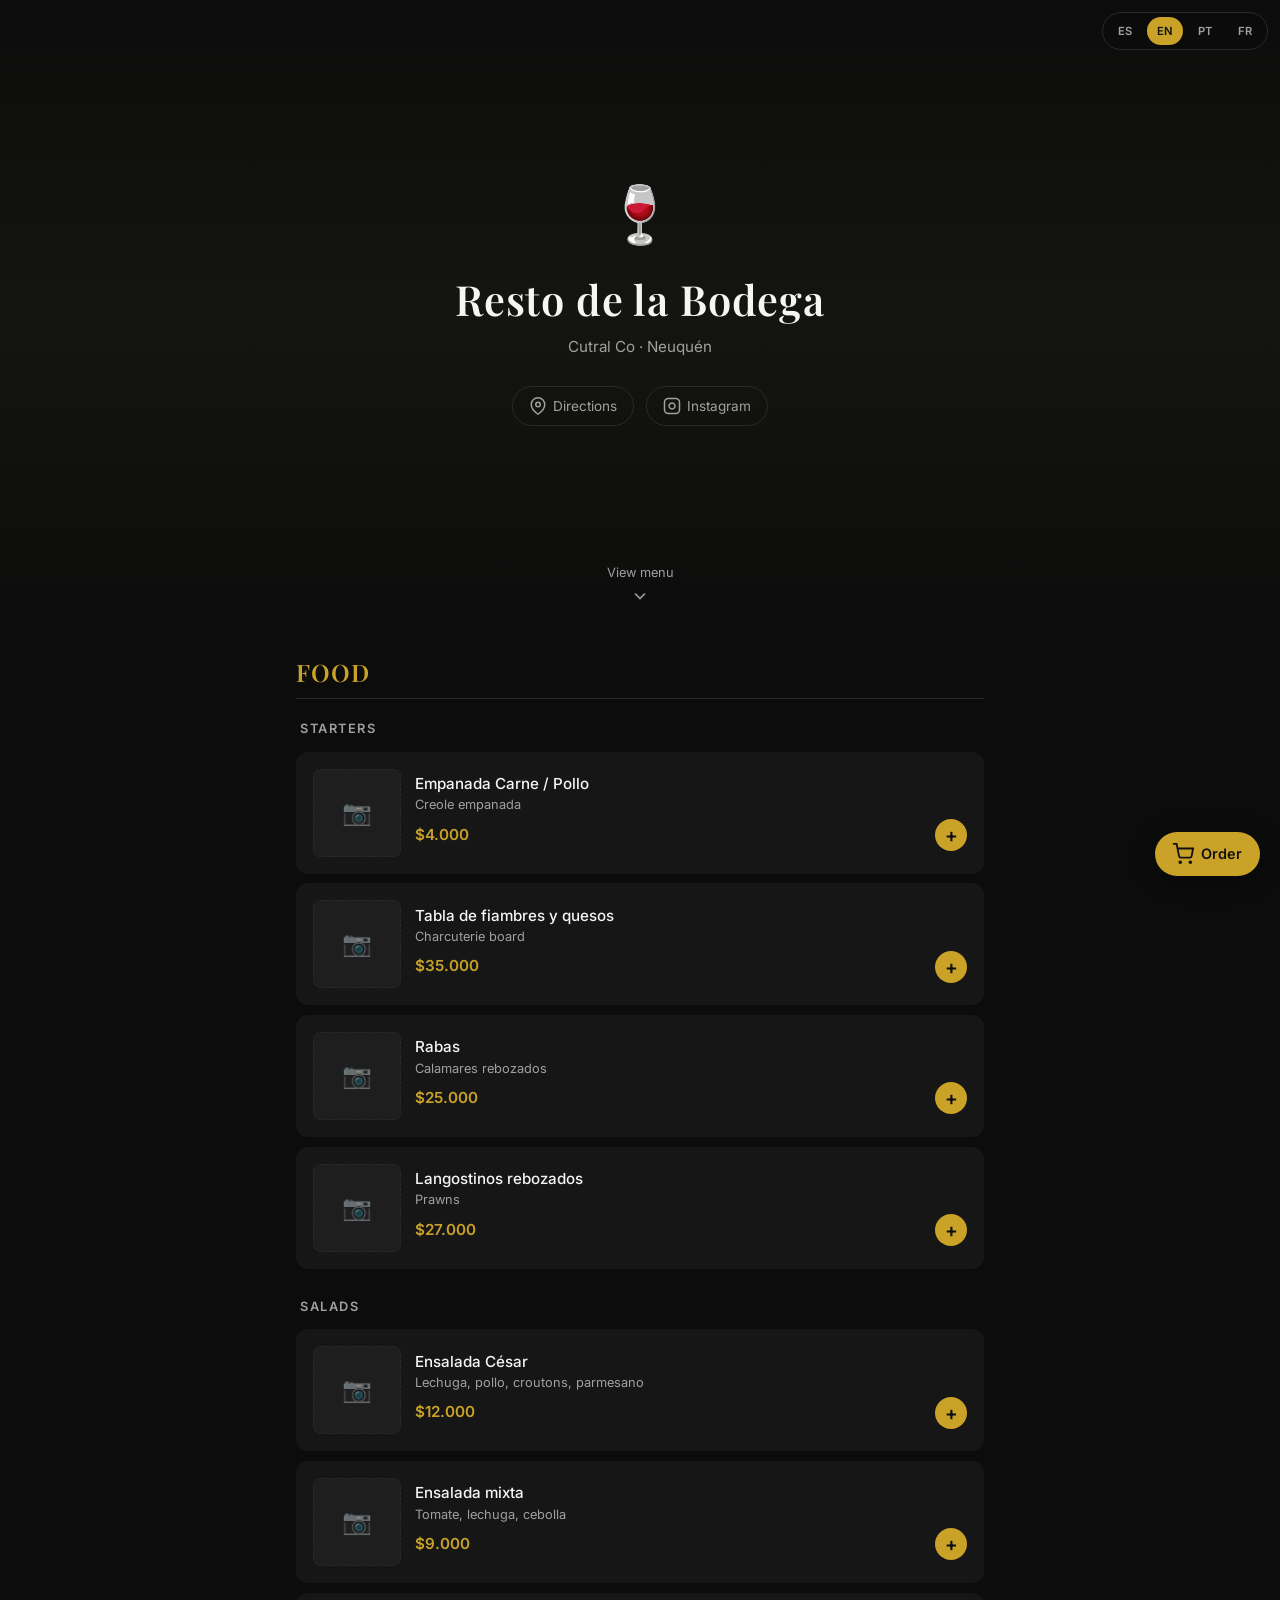
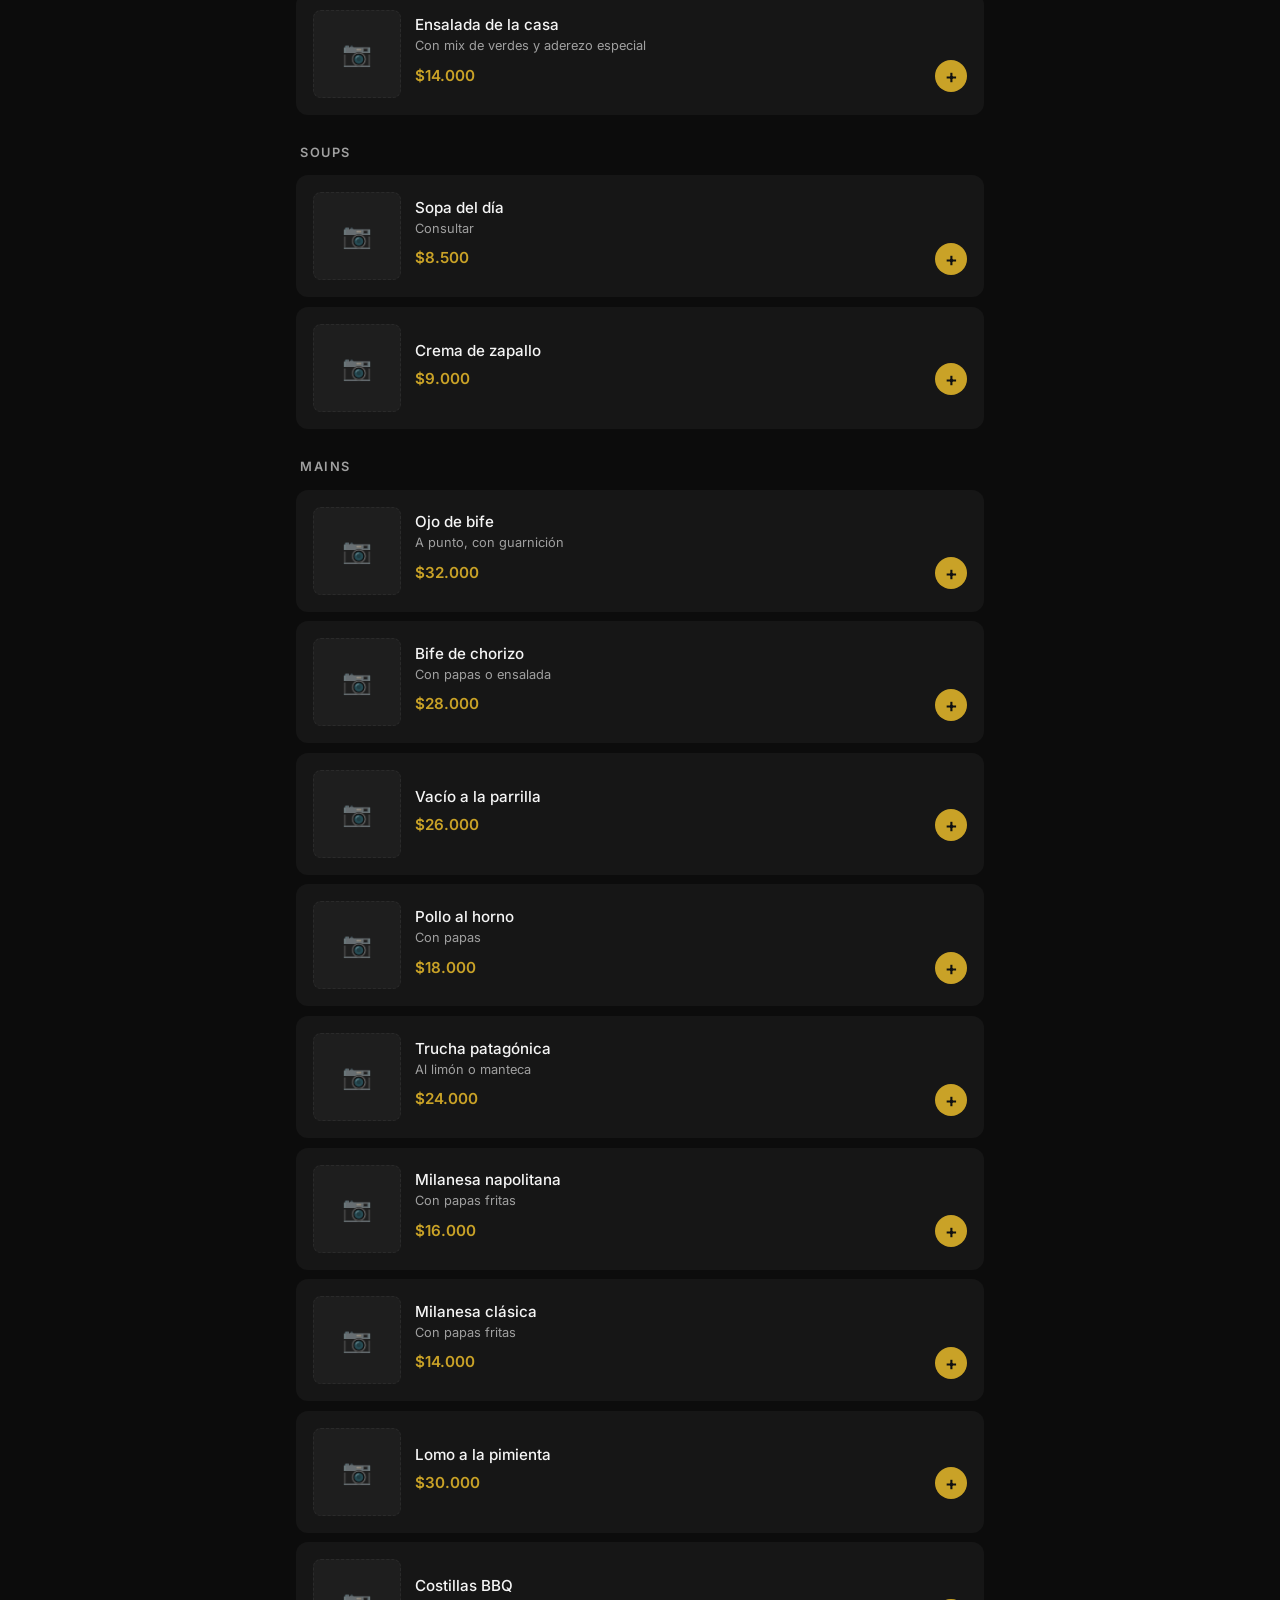
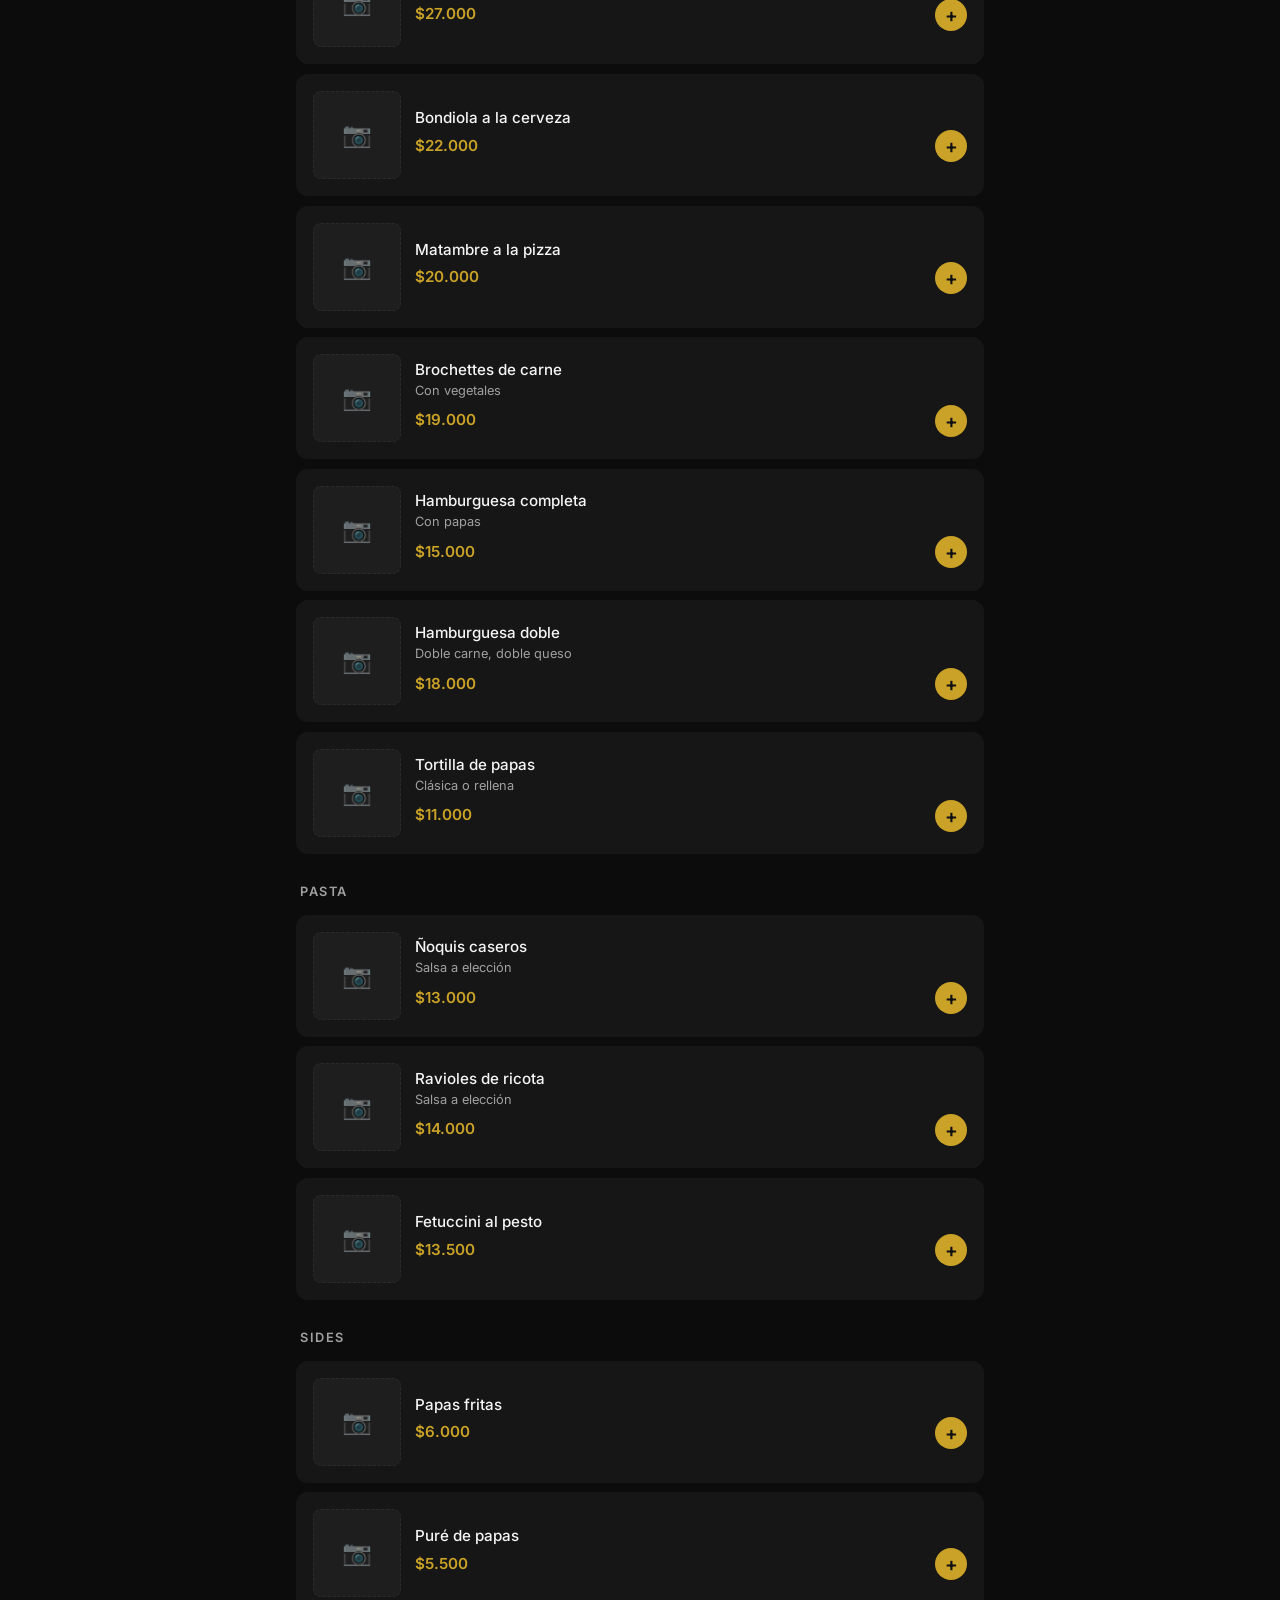
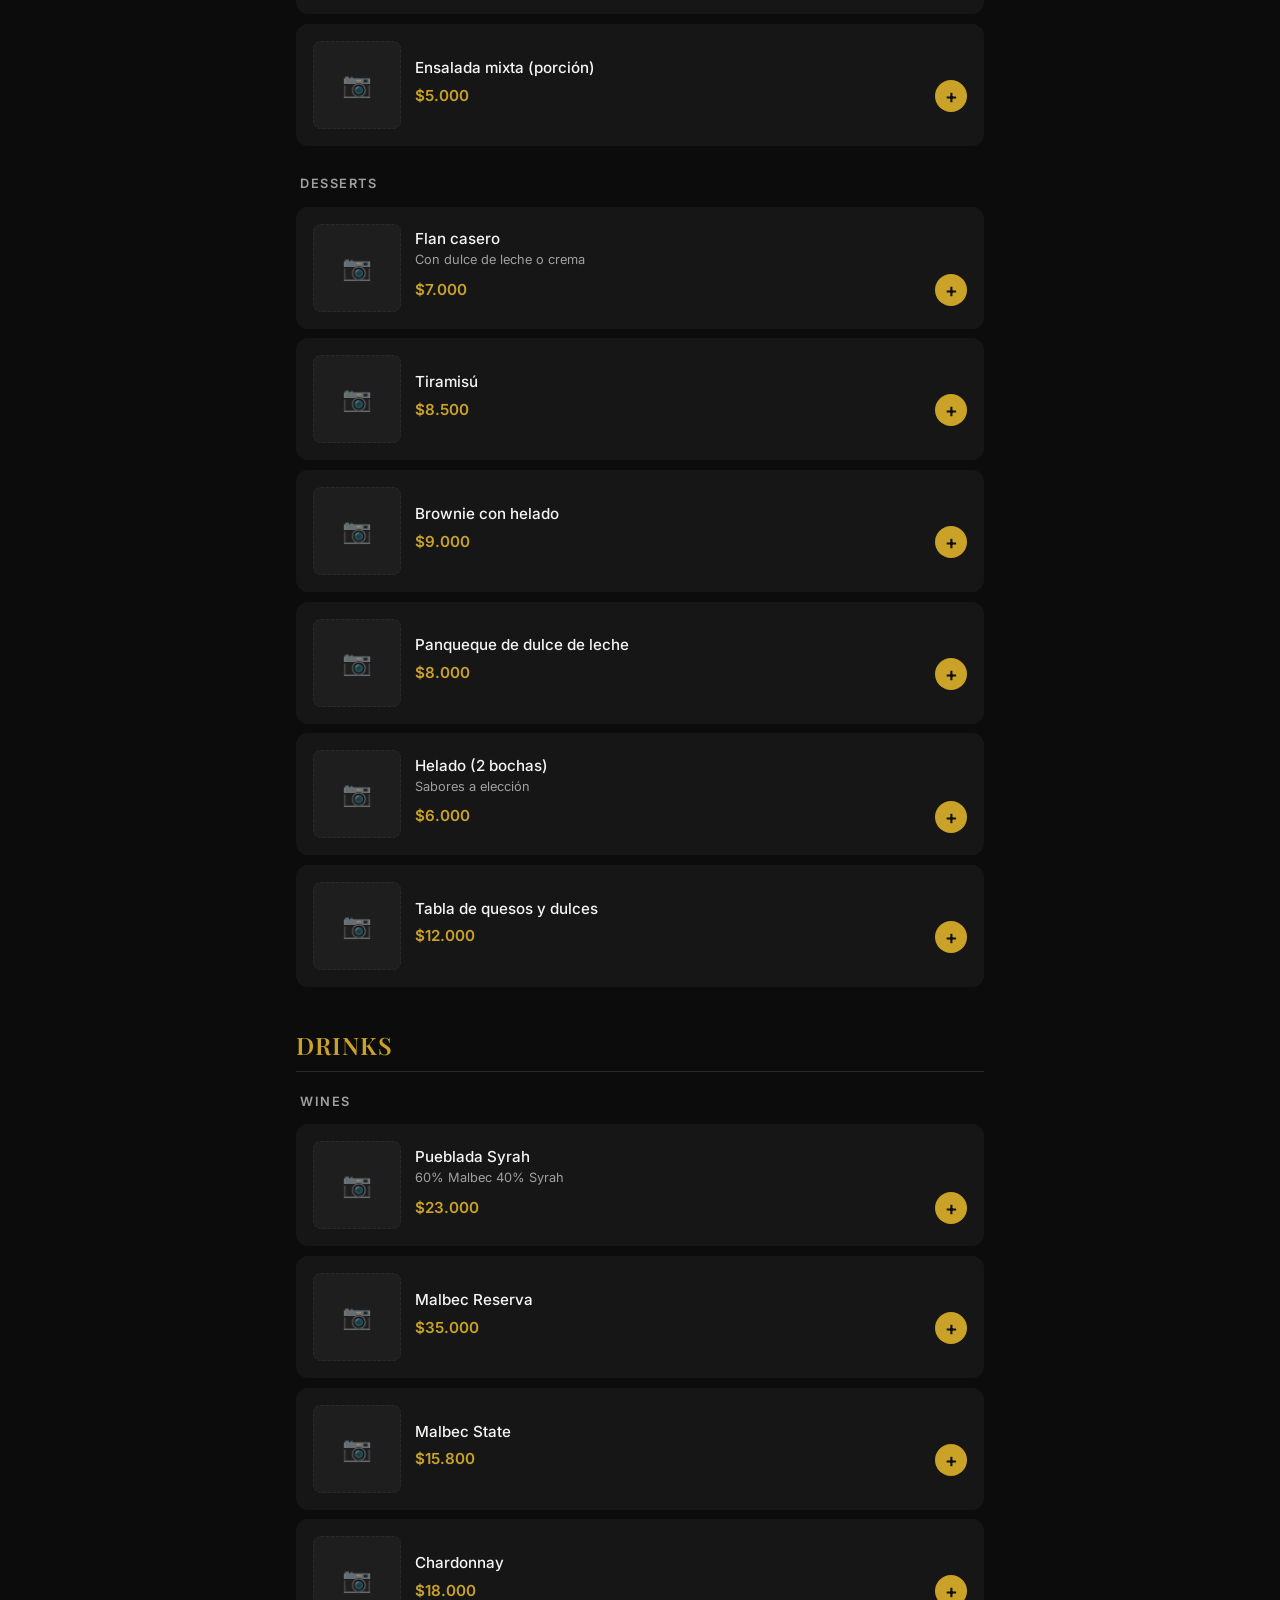
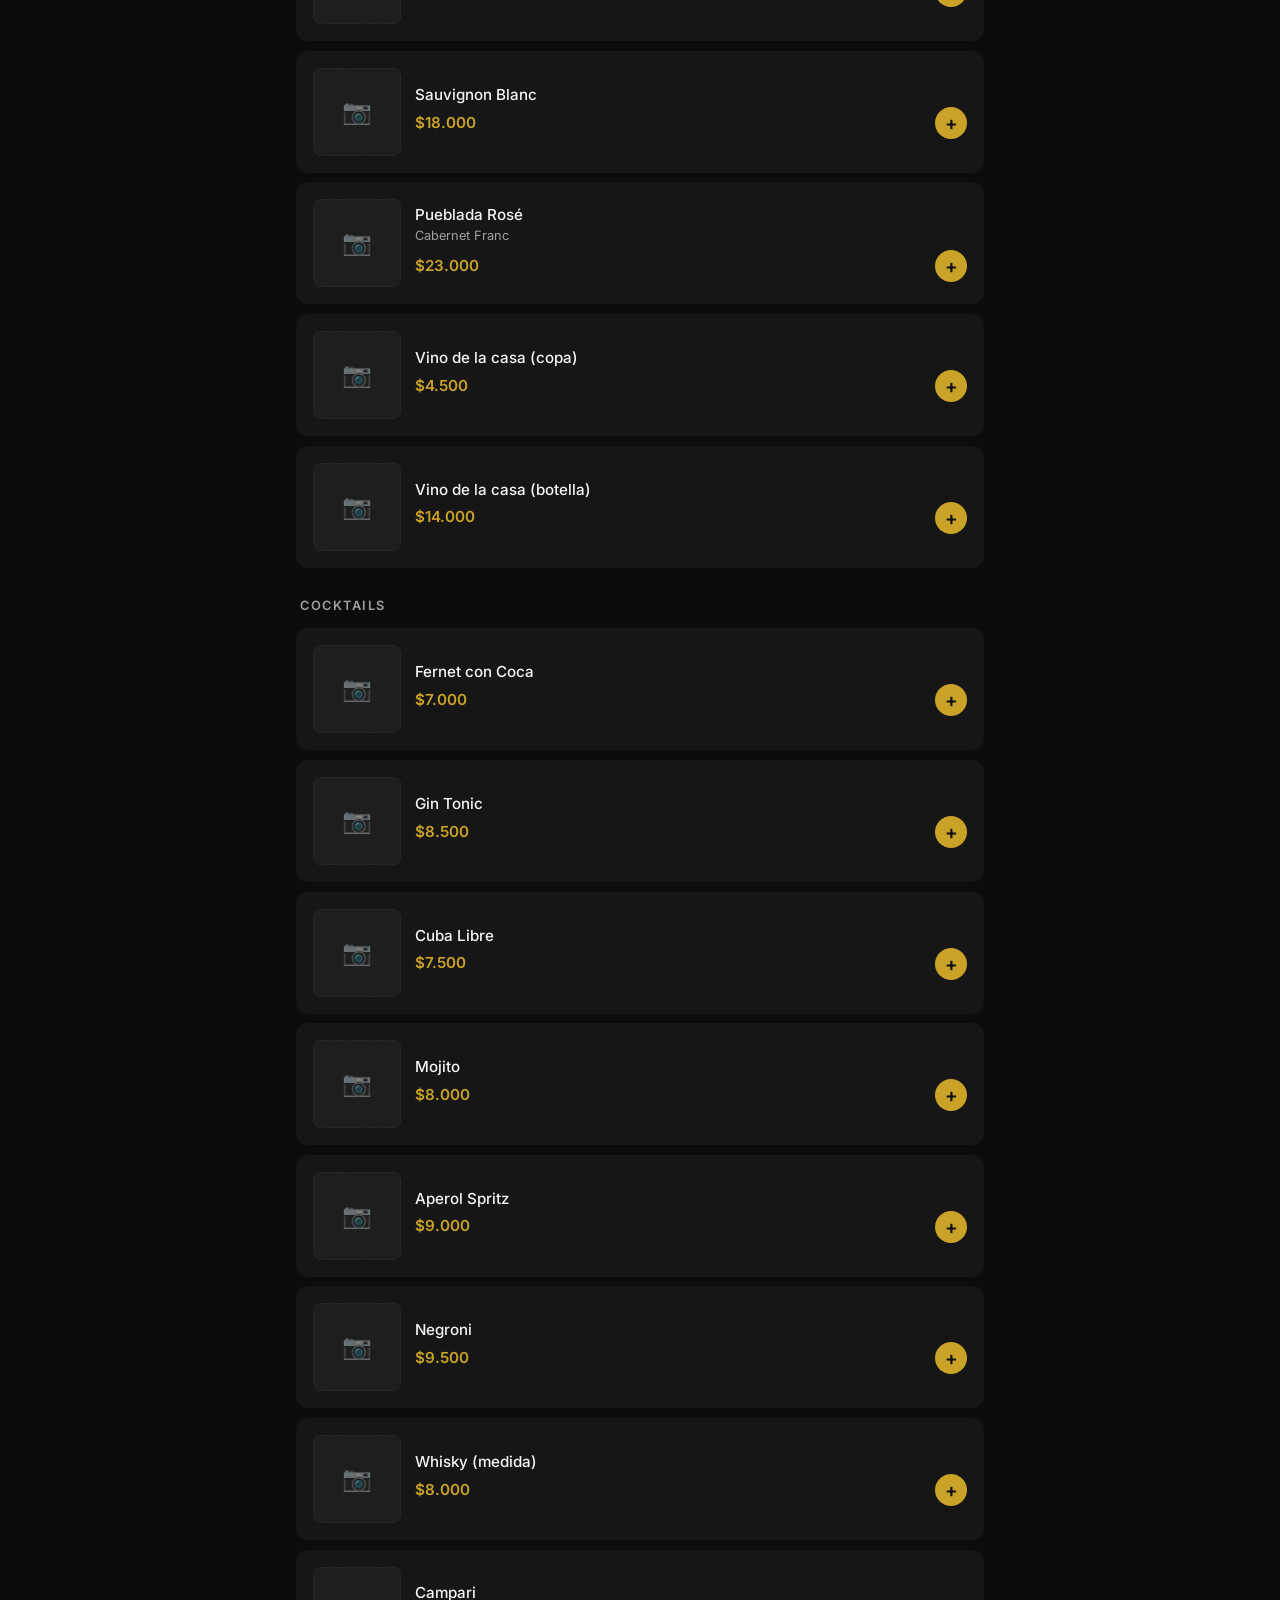
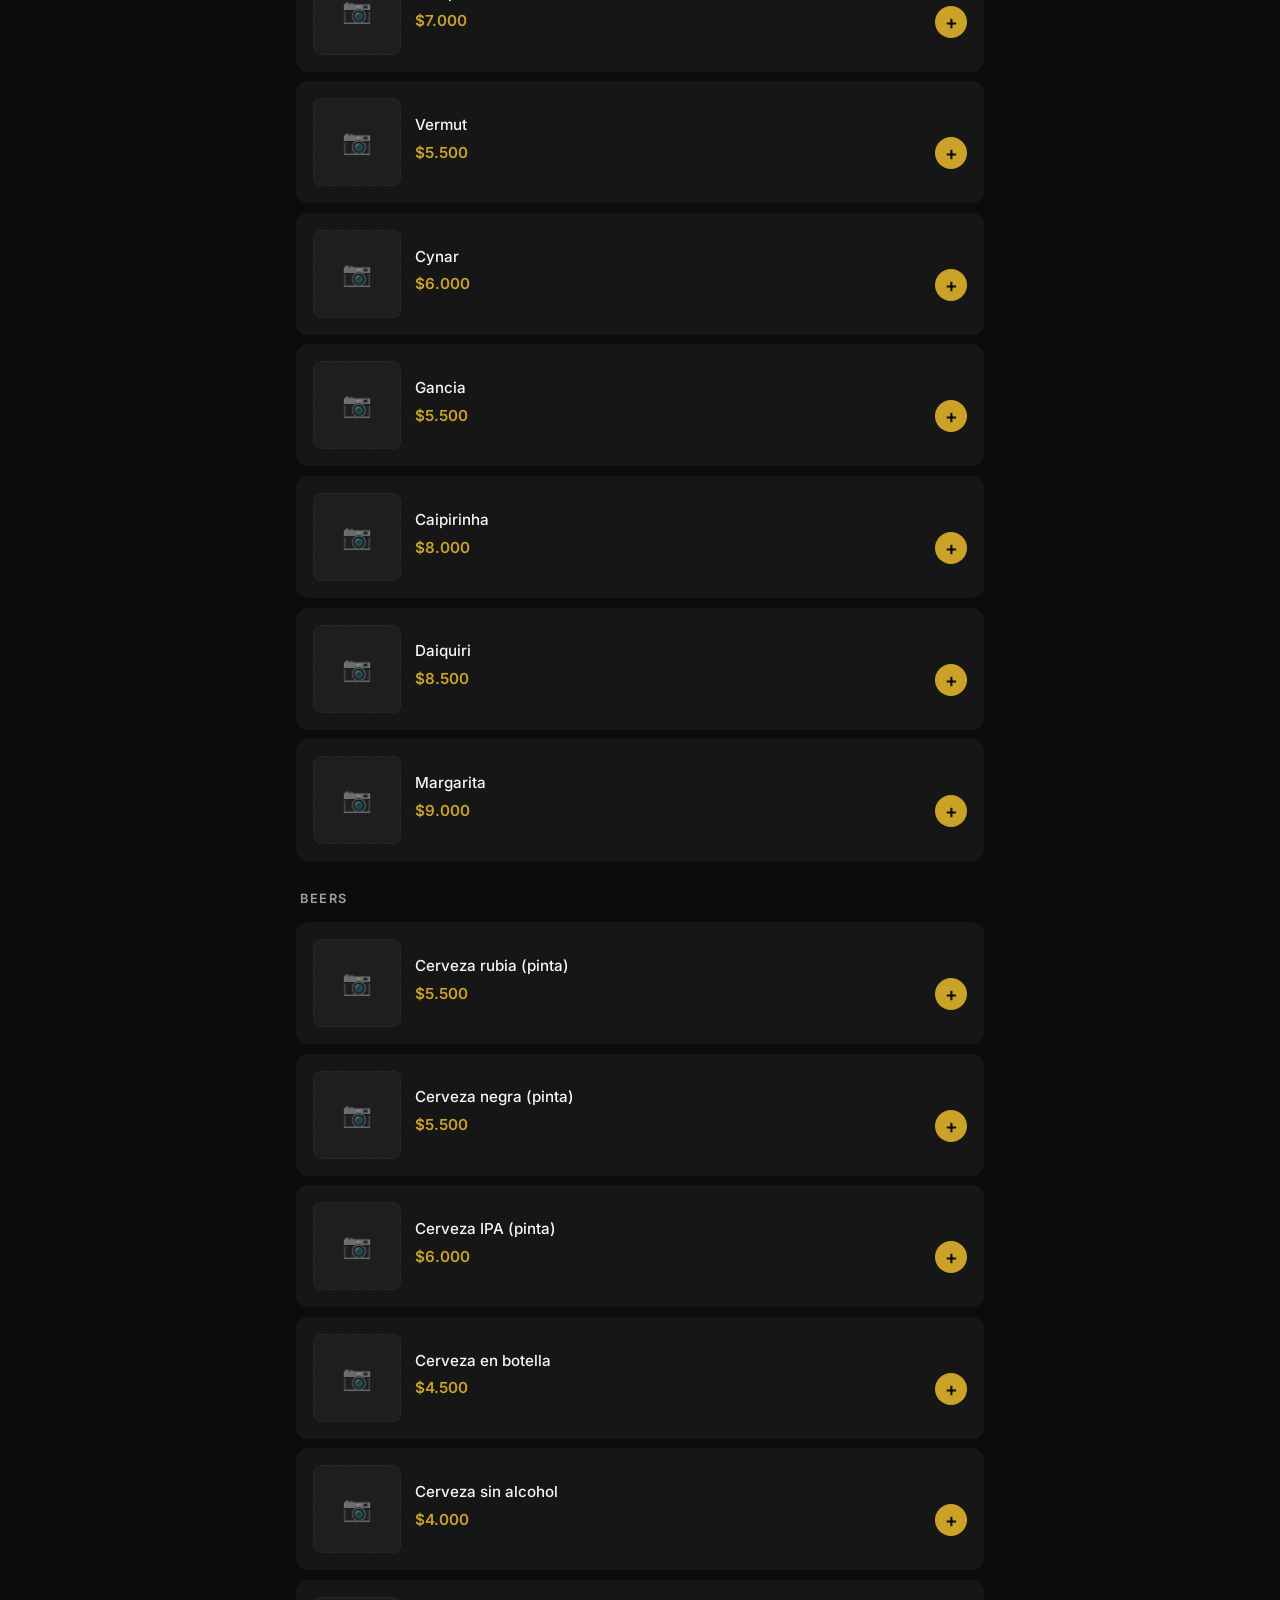
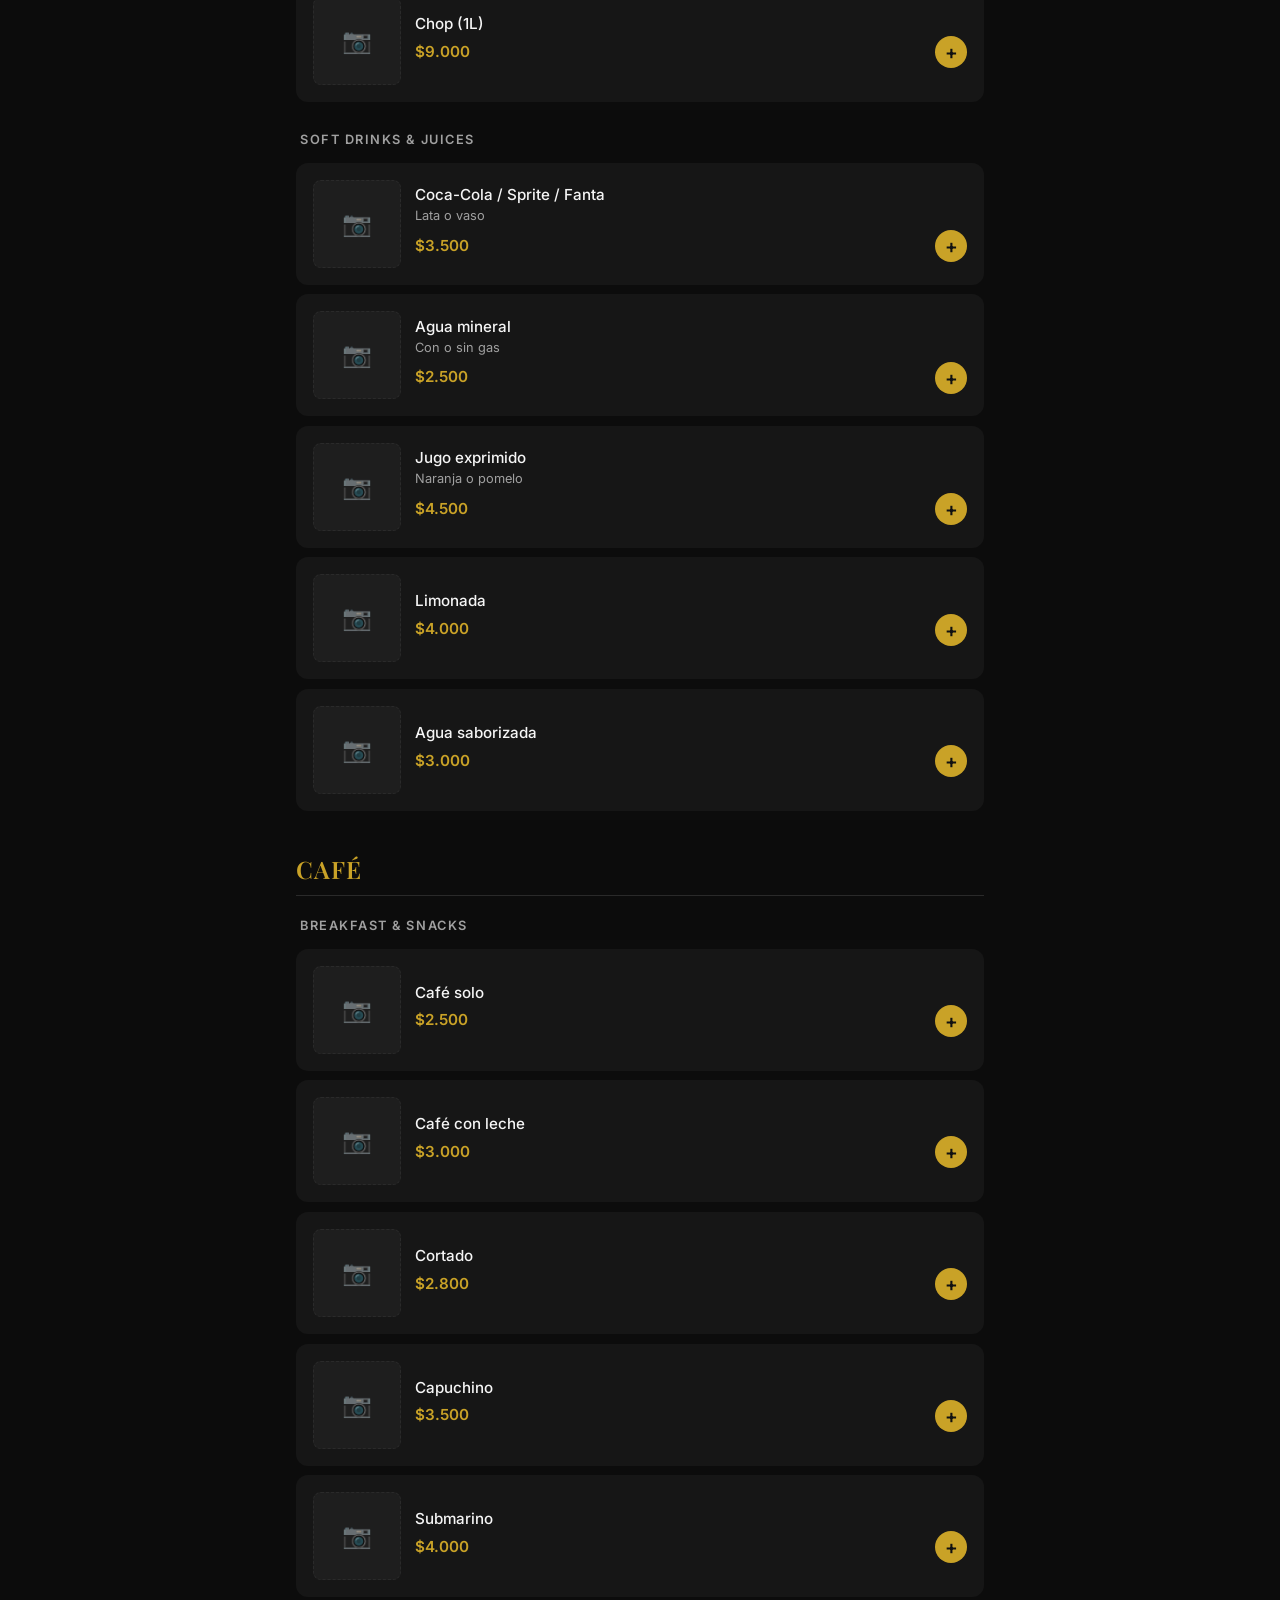
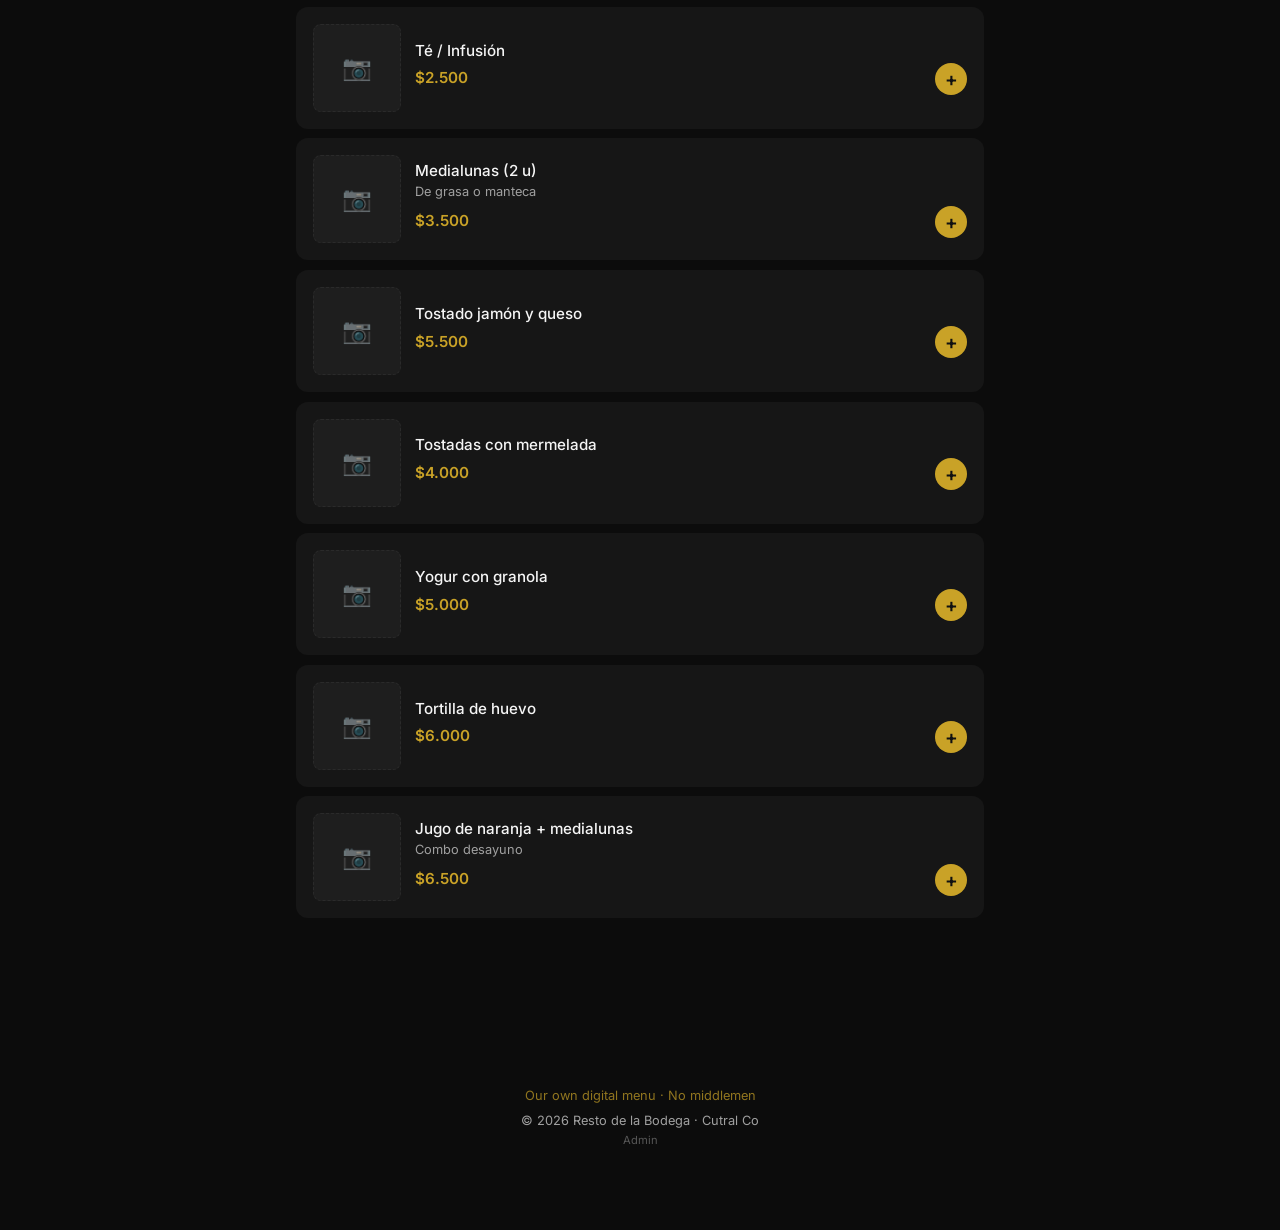
<file: index.html>
<!DOCTYPE html>
<html lang="es">
<head>
  <meta charset="UTF-8">
  <meta name="viewport" content="width=device-width, initial-scale=1.0, maximum-scale=1.0, user-scalable=no">
  <title>Resto de la Bodega · Carta Digital</title>
  <meta name="description" content="Carta digital de Resto de la Bodega - Cutral Co">
  <meta property="og:title" content="Resto de la Bodega · Carta Digital">
  <meta property="og:description" content="Menú digital actualizado">
  <meta property="og:type" content="website">
  
  <!-- Fonts -->
  <link rel="preconnect" href="https://fonts.googleapis.com">
  <link rel="preconnect" href="https://fonts.gstatic.com" crossorigin>
  <link href="https://fonts.googleapis.com/css2?family=Inter:wght@300;400;500;600;700&family=Playfair+Display:wght@500;600;700&display=swap" rel="stylesheet">
  
  <link rel="stylesheet" href="style.css">
</head>
<body>
  <!-- Loader -->
  <div id="loader">
    <div class="loader-content">
      <div class="loader-logo">🍷</div>
      <div class="loader-text">Resto de la Bodega</div>
      <div class="progress-bar"><div class="progress"></div></div>
    </div>
  </div>

  <!-- Language switcher -->
  <div class="lang-switcher" id="lang-switcher">
    <button class="lang-btn active" data-lang="es" title="Español">ES</button>
    <button class="lang-btn" data-lang="en" title="English">EN</button>
    <button class="lang-btn" data-lang="pt" title="Português">PT</button>
    <button class="lang-btn" data-lang="fr" title="Français">FR</button>
  </div>

  <!-- Navbar -->
  <nav class="navbar" id="navbar">
    <div class="navbar-brand">
      <span class="brand-icon">🍷</span>
      <span class="brand-text" data-i18n="menu">MENÚ</span>
    </div>
    <button class="hamburger" id="hamburger" aria-label="Menú">
      <span></span><span></span><span></span>
    </button>
    <div class="navbar-links" id="navbar-links">
      <!-- Se llena dinámicamente -->
    </div>
  </nav>

  <!-- Hero -->
  <header class="hero">
    <div class="hero-content">
      <div class="hero-logo">🍷</div>
      <h1>Resto de la Bodega</h1>
      <p class="hero-subtitle">Cutral Co · Neuquén</p>
      <div class="hero-links">
        <a href="https://maps.app.goo.gl/AVd42CywWp3gdc6X7" target="_blank" rel="noopener" class="hero-btn">
          <svg width="18" height="18" viewBox="0 0 24 24" fill="none" stroke="currentColor" stroke-width="2"><path d="M21 10c0 7-9 13-9 13s-9-6-9-13a9 9 0 0 1 18 0z"></path><circle cx="12" cy="10" r="3"></circle></svg>
          <span data-i18n="howToGet">Cómo llegar</span>
        </a>
        <a href="https://www.instagram.com/restodelabodega" target="_blank" rel="noopener" class="hero-btn">
          <svg width="18" height="18" viewBox="0 0 24 24" fill="none" stroke="currentColor" stroke-width="2"><rect x="2" y="2" width="20" height="20" rx="5" ry="5"></rect><path d="M16 11.37A4 4 0 1 1 12.63 8 4 4 0 0 1 16 11.37z"></path><line x1="17.5" y1="6.5" x2="17.51" y2="6.5"></line></svg>
          <span data-i18n="instagram">Instagram</span>
        </a>
      </div>
    </div>
    <div class="scroll-hint" onclick="document.getElementById('menu').scrollIntoView({behavior:'smooth'})">
      <span data-i18n="viewMenu">Ver carta</span>
      <svg width="20" height="20" viewBox="0 0 24 24" fill="none" stroke="currentColor" stroke-width="2"><polyline points="6 9 12 15 18 9"></polyline></svg>
    </div>
  </header>

  <!-- Menu container -->
  <main id="menu" class="menu-container">
    <!-- Se renderiza dinámicamente -->
  </main>

  <!-- Floating cart button -->
  <button id="cart-button" class="floating-cart" aria-label="Ver pedido">
    <svg width="22" height="22" viewBox="0 0 24 24" fill="none" stroke="currentColor" stroke-width="2">
      <circle cx="9" cy="21" r="1"></circle>
      <circle cx="20" cy="21" r="1"></circle>
      <path d="M1 1h4l2.68 13.39a2 2 0 0 0 2 1.61h9.72a2 2 0 0 0 2-1.61L23 6H6"></path>
    </svg>
    <span class="cart-label" data-i18n="order">Pedido</span>
    <span id="cart-count" class="cart-count hidden">0</span>
  </button>

  <!-- Scroll buttons -->
  <button id="scroll-top" class="scroll-btn top" aria-label="Subir">↑</button>
  <button id="scroll-bottom" class="scroll-btn bottom" aria-label="Bajar">↓</button>

  <!-- Cart modal -->
  <div id="cart-modal" class="modal hidden">
    <div class="modal-content cart-modal-content">
      <div class="modal-header">
        <h2 data-i18n="yourOrder">Tu pedido</h2>
        <button class="modal-close" id="close-cart">&times;</button>
      </div>
      <div id="cart-items" class="cart-items"></div>
      <div class="cart-footer">
        <div class="cart-total">
          <span data-i18n="total">Total</span>
          <strong id="cart-total">$0</strong>
        </div>
        <div class="cart-actions">
          <button id="clear-cart" class="btn btn-outline" data-i18n="empty">Vaciar</button>
          <button id="confirm-order" class="btn btn-primary" data-i18n="sendOrder">Enviar pedido</button>
        </div>
        <p class="cart-note" data-i18n="cartNote">El pedido se enviará por WhatsApp</p>
      </div>
    </div>
  </div>

  <!-- Admin login (simple) -->
  <div id="admin-bar" class="admin-bar hidden">
    <span>Modo administrador</span>
    <button id="logout-btn" class="btn-sm">Salir</button>
  </div>

  <!-- Footer -->
  <footer class="footer">
    <p class="footer-phrase" data-i18n="footerPhrase">Carta digital propia · Sin intermediarios</p>
    <p class="footer-copy">© 2026 Resto de la Bodega · Cutral Co</p>
    <p class="footer-admin"><a href="admin.html" style="color:var(--text-muted);font-size:0.7rem;opacity:0.5;">Admin</a></p>
  </footer>

  <script src="menu-data.js"></script>
  <script src="i18n.js"></script>
  <script src="script.js"></script>
</body>
</html>
</file>
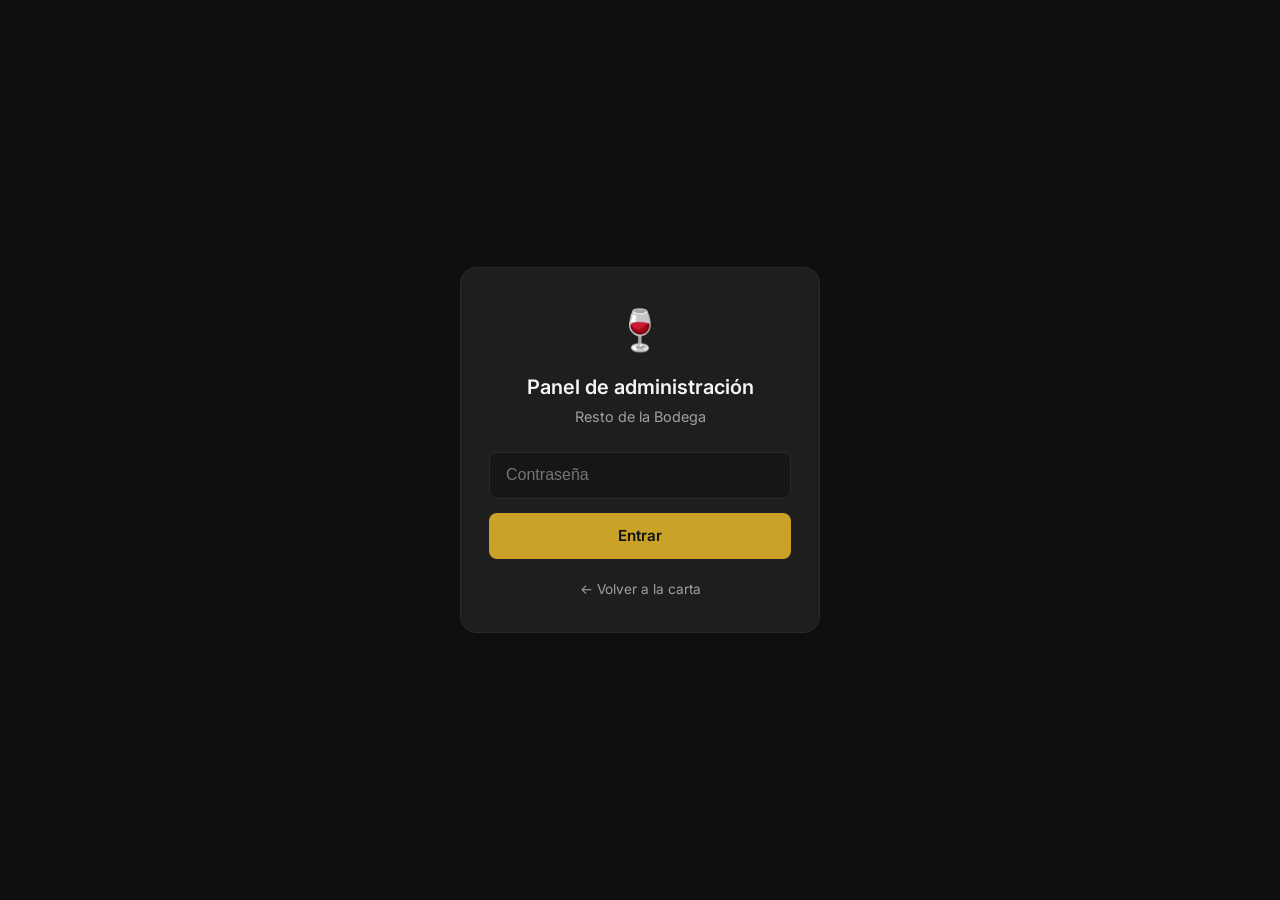
<file: admin.html>
<!DOCTYPE html>
<html lang="es">
<head>
  <meta charset="UTF-8">
  <meta name="viewport" content="width=device-width, initial-scale=1.0">
  <title>Admin · Resto de la Bodega</title>
  <link rel="preconnect" href="https://fonts.googleapis.com">
  <link rel="preconnect" href="https://fonts.gstatic.com" crossorigin>
  <link href="https://fonts.googleapis.com/css2?family=Inter:wght@400;500;600;700&display=swap" rel="stylesheet">
  <link rel="stylesheet" href="style.css">
  <link rel="stylesheet" href="admin.css">
</head>
<body class="admin-body">

  <!-- Login screen -->
  <div id="login-screen" class="login-screen">
    <div class="login-card">
      <div class="login-logo">🍷</div>
      <h1>Panel de administración</h1>
      <p class="login-sub">Resto de la Bodega</p>
      <form id="login-form">
        <input type="password" id="admin-password" placeholder="Contraseña" autocomplete="current-password" required>
        <button type="submit" class="btn btn-primary btn-full">Entrar</button>
      </form>
      <p id="login-error" class="login-error hidden">Contraseña incorrecta</p>
      <a href="index.html" class="back-link">← Volver a la carta</a>
    </div>
  </div>

  <!-- Admin panel -->
  <div id="admin-panel" class="admin-panel hidden">
    <header class="admin-header">
      <div class="admin-header-left">
        <span class="admin-logo">🍷</span>
        <div>
          <strong>Admin</strong>
          <span class="admin-sub">Resto de la Bodega</span>
        </div>
      </div>
      <div class="admin-header-actions">
        <a href="index.html" class="btn btn-outline btn-sm" target="_blank">Ver carta</a>
        <button id="logout-btn" class="btn btn-outline btn-sm">Salir</button>
      </div>
    </header>

    <!-- Tabs -->
    <nav class="admin-tabs">
      <button class="tab active" data-tab="items">Platos</button>
      <button class="tab" data-tab="settings">Configuración</button>
    </nav>

    <!-- Tab: Platos -->
    <section id="tab-items" class="tab-content active">
      <div class="admin-toolbar">
        <input type="search" id="search-items" placeholder="Buscar plato..." class="search-input">
        <select id="filter-group" class="filter-select">
          <option value="all">Todos los grupos</option>
          <option value="comidas">Comidas</option>
          <option value="bebidas">Bebidas</option>
          <option value="cafeteria">Cafetería</option>
        </select>
        <select id="filter-visibility" class="filter-select">
          <option value="all">Todos</option>
          <option value="visible">Solo visibles</option>
          <option value="hidden">Solo ocultos</option>
        </select>
      </div>

      <div id="items-list" class="items-list">
        <!-- Se llena dinámicamente -->
      </div>
    </section>

    <!-- Tab: Configuración -->
    <section id="tab-settings" class="tab-content">
      <div class="settings-card">
        <h2>Visibilidad global</h2>
        
        <label class="switch-row">
          <span>
            <strong>Mostrar precios</strong>
            <small>Si está apagado, los precios no se ven en la carta</small>
          </span>
          <input type="checkbox" id="cfg-show-prices" class="switch">
        </label>

        <label class="switch-row">
          <span>
            <strong>Mostrar carrito / pedidos</strong>
            <small>Botón flotante para armar pedido por WhatsApp</small>
          </span>
          <input type="checkbox" id="cfg-show-cart" class="switch">
        </label>
      </div>

      <div class="settings-card">
        <h2>WhatsApp</h2>
        <label class="field">
          <span>Número (código país + número, sin + ni espacios)</span>
          <input type="text" id="cfg-whatsapp" placeholder="5492994123456" class="text-input">
        </label>
        <p class="field-hint">Ejemplo: 5492991234567</p>
      </div>

      <div class="settings-card danger-zone">
        <h2>Zona de peligro</h2>
        <p>Restablece todos los cambios (precios, visibilidad, config) a los valores originales del archivo.</p>
        <button id="reset-btn" class="btn btn-danger">Restablecer todo</button>
      </div>

      <div class="settings-actions">
        <button id="save-settings" class="btn btn-primary btn-full">Guardar configuración</button>
      </div>
    </section>

    <!-- Toast -->
    <div id="toast" class="toast hidden"></div>
  </div>

  <script src="menu-data.js"></script>
  <script src="admin.js"></script>
</body>
</html>
</file>
<file: style.css>
/* ===== Reset & Base ===== */
*, *::before, *::after { box-sizing: border-box; margin: 0; padding: 0; }

:root {
  --bg: #0c0c0c;
  --bg-card: #161616;
  --bg-elevated: #1e1e1e;
  --text: #f5f5f5;
  --text-muted: #a0a0a0;
  --accent: #c9a227;          /* dorado vino */
  --accent-hover: #e0b83a;
  --border: #2a2a2a;
  --success: #4caf50;
  --danger: #e53935;
  --radius: 12px;
  --radius-sm: 8px;
  --shadow: 0 4px 24px rgba(0,0,0,0.4);
  --font: 'Inter', system-ui, sans-serif;
  --font-display: 'Playfair Display', Georgia, serif;
  --nav-height: 56px;
}

html { scroll-behavior: smooth; }

body {
  font-family: var(--font);
  background: var(--bg);
  color: var(--text);
  line-height: 1.5;
  -webkit-font-smoothing: antialiased;
  min-height: 100vh;
}

img { max-width: 100%; display: block; }
button { cursor: pointer; border: none; background: none; font-family: inherit; color: inherit; }
a { color: inherit; text-decoration: none; }

/* ===== Loader ===== */
#loader {
  position: fixed;
  inset: 0;
  background: var(--bg);
  display: flex;
  align-items: center;
  justify-content: center;
  z-index: 9999;
  transition: opacity 0.4s ease, visibility 0.4s;
}
#loader.hidden { opacity: 0; visibility: hidden; pointer-events: none; }

.loader-content { text-align: center; }
.loader-logo { font-size: 3rem; margin-bottom: 0.5rem; animation: pulse 1.2s ease-in-out infinite; }
.loader-text { font-family: var(--font-display); font-size: 1.25rem; letter-spacing: 0.05em; margin-bottom: 1.5rem; }
.progress-bar {
  width: 120px;
  height: 3px;
  background: var(--border);
  border-radius: 2px;
  margin: 0 auto;
  overflow: hidden;
}
.progress {
  height: 100%;
  width: 30%;
  background: var(--accent);
  border-radius: 2px;
  animation: progress 1.2s ease-in-out infinite;
}
@keyframes pulse { 0%,100% { opacity: 1; } 50% { opacity: 0.5; } }
@keyframes progress {
  0% { transform: translateX(-100%); }
  100% { transform: translateX(400%); }
}

/* ===== Navbar ===== */
.navbar {
  position: fixed;
  top: 0;
  left: 0;
  right: 0;
  height: var(--nav-height);
  background: rgba(12,12,12,0.92);
  backdrop-filter: blur(12px);
  display: flex;
  align-items: center;
  justify-content: space-between;
  padding: 0 1rem;
  z-index: 1000;
  transform: translateY(-100%);
  transition: transform 0.3s ease;
  border-bottom: 1px solid transparent;
}
.navbar.visible {
  transform: translateY(0);
  border-bottom-color: var(--border);
}
.navbar-brand {
  display: flex;
  align-items: center;
  gap: 0.5rem;
  font-weight: 600;
  letter-spacing: 0.08em;
  font-size: 0.9rem;
}
.brand-icon { font-size: 1.25rem; }
.hamburger {
  display: flex;
  flex-direction: column;
  gap: 5px;
  padding: 8px;
}
.hamburger span {
  display: block;
  width: 22px;
  height: 2px;
  background: var(--text);
  transition: 0.3s;
}
.navbar-links {
  display: none;
  position: absolute;
  top: var(--nav-height);
  left: 0;
  right: 0;
  background: var(--bg-elevated);
  padding: 1rem;
  flex-direction: column;
  gap: 0.5rem;
  border-bottom: 1px solid var(--border);
  max-height: 70vh;
  overflow-y: auto;
}
.navbar-links.open { display: flex; }
.navbar-links a {
  padding: 0.6rem 0.8rem;
  border-radius: var(--radius-sm);
  font-size: 0.95rem;
  transition: background 0.2s;
}
.navbar-links a:hover { background: var(--bg-card); color: var(--accent); }

/* ===== Hero ===== */
.hero {
  min-height: 70vh;
  display: flex;
  flex-direction: column;
  align-items: center;
  justify-content: center;
  text-align: center;
  padding: 2rem 1.5rem 4rem;
  background: linear-gradient(180deg, #0c0c0c 0%, #141410 50%, #0c0c0c 100%);
  position: relative;
}
.hero-logo { font-size: 3.5rem; margin-bottom: 0.75rem; }
.hero h1 {
  font-family: var(--font-display);
  font-size: clamp(1.8rem, 6vw, 2.6rem);
  font-weight: 600;
  letter-spacing: 0.02em;
  margin-bottom: 0.35rem;
}
.hero-subtitle {
  color: var(--text-muted);
  font-size: 0.95rem;
  margin-bottom: 1.75rem;
}
.hero-links {
  display: flex;
  gap: 0.75rem;
  flex-wrap: wrap;
  justify-content: center;
}
.hero-btn {
  display: inline-flex;
  align-items: center;
  gap: 0.4rem;
  padding: 0.55rem 1rem;
  border: 1px solid var(--border);
  border-radius: 999px;
  font-size: 0.85rem;
  color: var(--text-muted);
  transition: all 0.2s;
}
.hero-btn:hover {
  border-color: var(--accent);
  color: var(--accent);
  background: rgba(201,162,39,0.08);
}
.scroll-hint {
  position: absolute;
  bottom: 1.5rem;
  display: flex;
  flex-direction: column;
  align-items: center;
  gap: 0.25rem;
  color: var(--text-muted);
  font-size: 0.8rem;
  cursor: pointer;
  animation: bounce 2s infinite;
}
@keyframes bounce {
  0%,100% { transform: translateY(0); }
  50% { transform: translateY(6px); }
}

/* ===== Menu ===== */
.menu-container {
  max-width: 720px;
  margin: 0 auto;
  padding: 1.5rem 1rem 6rem;
}

.parent-group {
  margin-bottom: 2.5rem;
}
.parent-group-title {
  font-family: var(--font-display);
  font-size: 1.5rem;
  font-weight: 600;
  color: var(--accent);
  letter-spacing: 0.04em;
  margin-bottom: 1.25rem;
  padding-bottom: 0.5rem;
  border-bottom: 1px solid var(--border);
  text-transform: uppercase;
}

.section {
  margin-bottom: 1.75rem;
}
.section-title {
  font-size: 0.8rem;
  font-weight: 600;
  letter-spacing: 0.12em;
  text-transform: uppercase;
  color: var(--text-muted);
  margin-bottom: 0.85rem;
  padding-left: 0.25rem;
}

.menu-item {
  display: flex;
  gap: 0.85rem;
  padding: 0.9rem 0.75rem;
  border-radius: var(--radius);
  background: var(--bg-card);
  margin-bottom: 0.6rem;
  transition: background 0.2s, transform 0.15s;
  border: 1px solid transparent;
}
.menu-item:active { transform: scale(0.985); }
.menu-item.hidden-item { opacity: 0.35; }

.item-photo {
  width: 72px;
  height: 72px;
  border-radius: var(--radius-sm);
  background: var(--bg-elevated);
  flex-shrink: 0;
  overflow: hidden;
  display: flex;
  align-items: center;
  justify-content: center;
  color: var(--text-muted);
  font-size: 1.5rem;
  border: 1px dashed var(--border);
}
.item-photo img {
  width: 100%;
  height: 100%;
  object-fit: cover;
}
.item-photo.placeholder::after {
  content: "📷";
  opacity: 0.5;
}

.item-body {
  flex: 1;
  min-width: 0;
  display: flex;
  flex-direction: column;
  justify-content: center;
}
.item-name {
  font-weight: 500;
  font-size: 0.95rem;
  margin-bottom: 0.15rem;
  line-height: 1.3;
}
.item-desc {
  font-size: 0.8rem;
  color: var(--text-muted);
  margin-bottom: 0.35rem;
  line-height: 1.35;
}
.item-footer {
  display: flex;
  align-items: center;
  justify-content: space-between;
  gap: 0.5rem;
}
.item-price {
  font-weight: 600;
  font-size: 0.95rem;
  color: var(--accent);
}
.add-btn {
  width: 32px;
  height: 32px;
  border-radius: 50%;
  background: var(--accent);
  color: #111;
  font-size: 1.2rem;
  font-weight: 600;
  display: flex;
  align-items: center;
  justify-content: center;
  transition: transform 0.15s, background 0.2s;
  flex-shrink: 0;
}
.add-btn:hover { background: var(--accent-hover); }
.add-btn:active { transform: scale(0.9); }

/* ===== Floating cart ===== */
.floating-cart {
  position: fixed;
  bottom: 1.5rem;
  right: 1.25rem;
  background: var(--accent);
  color: #111;
  border-radius: 999px;
  padding: 0.7rem 1.1rem;
  display: flex;
  align-items: center;
  gap: 0.45rem;
  font-weight: 600;
  font-size: 0.9rem;
  box-shadow: var(--shadow);
  z-index: 900;
  transition: transform 0.2s, background 0.2s;
}
.floating-cart:hover { background: var(--accent-hover); transform: scale(1.03); }
.cart-count {
  background: #111;
  color: var(--accent);
  font-size: 0.75rem;
  min-width: 20px;
  height: 20px;
  border-radius: 50%;
  display: flex;
  align-items: center;
  justify-content: center;
  font-weight: 700;
}
.cart-count.hidden { display: none; }

/* ===== Scroll buttons ===== */
.scroll-btn {
  position: fixed;
  right: 1.25rem;
  width: 40px;
  height: 40px;
  border-radius: 50%;
  background: var(--bg-elevated);
  border: 1px solid var(--border);
  color: var(--text-muted);
  font-size: 1.1rem;
  z-index: 800;
  opacity: 0;
  pointer-events: none;
  transition: opacity 0.25s, background 0.2s;
}
.scroll-btn.visible { opacity: 1; pointer-events: auto; }
.scroll-btn.top { bottom: 5.5rem; }
.scroll-btn.bottom { bottom: 9.2rem; }
.scroll-btn:hover { background: var(--bg-card); color: var(--text); }

/* ===== Modal ===== */
.modal {
  position: fixed;
  inset: 0;
  background: rgba(0,0,0,0.7);
  backdrop-filter: blur(4px);
  display: flex;
  align-items: flex-end;
  justify-content: center;
  z-index: 2000;
  transition: opacity 0.3s;
}
.modal.hidden { opacity: 0; pointer-events: none; }
.modal-content {
  background: var(--bg-elevated);
  width: 100%;
  max-width: 480px;
  max-height: 85vh;
  border-radius: 20px 20px 0 0;
  display: flex;
  flex-direction: column;
  animation: slideUp 0.3s ease;
}
@keyframes slideUp {
  from { transform: translateY(100%); }
  to { transform: translateY(0); }
}
.modal-header {
  display: flex;
  align-items: center;
  justify-content: space-between;
  padding: 1.15rem 1.25rem;
  border-bottom: 1px solid var(--border);
}
.modal-header h2 { font-size: 1.15rem; font-weight: 600; }
.modal-close {
  font-size: 1.6rem;
  color: var(--text-muted);
  line-height: 1;
  padding: 0.25rem;
}
.cart-items {
  flex: 1;
  overflow-y: auto;
  padding: 1rem 1.25rem;
}
.cart-item {
  display: flex;
  align-items: center;
  gap: 0.75rem;
  padding: 0.75rem 0;
  border-bottom: 1px solid var(--border);
}
.cart-item:last-child { border-bottom: none; }
.cart-item-info { flex: 1; min-width: 0; }
.cart-item-name { font-size: 0.9rem; font-weight: 500; }
.cart-item-price { font-size: 0.8rem; color: var(--text-muted); }
.cart-item-qty {
  display: flex;
  align-items: center;
  gap: 0.5rem;
}
.qty-btn {
  width: 28px;
  height: 28px;
  border-radius: 50%;
  background: var(--bg-card);
  border: 1px solid var(--border);
  font-size: 1rem;
  display: flex;
  align-items: center;
  justify-content: center;
}
.cart-footer {
  padding: 1rem 1.25rem 1.5rem;
  border-top: 1px solid var(--border);
}
.cart-total {
  display: flex;
  justify-content: space-between;
  font-size: 1.1rem;
  margin-bottom: 1rem;
}
.cart-actions {
  display: flex;
  gap: 0.75rem;
}
.btn {
  flex: 1;
  padding: 0.85rem 1rem;
  border-radius: var(--radius-sm);
  font-weight: 600;
  font-size: 0.95rem;
  transition: background 0.2s, transform 0.15s;
}
.btn:active { transform: scale(0.98); }
.btn-primary {
  background: var(--accent);
  color: #111;
}
.btn-primary:hover { background: var(--accent-hover); }
.btn-outline {
  background: transparent;
  border: 1px solid var(--border);
  color: var(--text-muted);
}
.btn-outline:hover { border-color: var(--text-muted); color: var(--text); }
.cart-note {
  text-align: center;
  font-size: 0.75rem;
  color: var(--text-muted);
  margin-top: 0.75rem;
}

/* ===== Admin bar ===== */
.admin-bar {
  position: fixed;
  top: 0;
  left: 0;
  right: 0;
  background: #1a3a1a;
  color: #8f8;
  font-size: 0.8rem;
  padding: 0.4rem 1rem;
  display: flex;
  align-items: center;
  justify-content: space-between;
  z-index: 1100;
}
.admin-bar.hidden { display: none; }
.btn-sm {
  background: rgba(255,255,255,0.15);
  padding: 0.25rem 0.6rem;
  border-radius: 4px;
  font-size: 0.75rem;
}

/* ===== Footer ===== */
.footer {
  text-align: center;
  padding: 2rem 1rem 5rem;
  color: var(--text-muted);
  font-size: 0.8rem;
}
.footer-phrase { margin-bottom: 0.35rem; color: var(--accent); opacity: 0.7; }

/* ===== Empty state ===== */
.empty-cart {
  text-align: center;
  padding: 2.5rem 1rem;
  color: var(--text-muted);
}
.empty-cart span { font-size: 2.5rem; display: block; margin-bottom: 0.75rem; }

/* ===== Responsive ===== */
@media (min-width: 640px) {
  .menu-item { padding: 1rem; }
  .item-photo { width: 88px; height: 88px; }
  .modal { align-items: center; }
  .modal-content {
    border-radius: var(--radius);
    max-height: 80vh;
  }
}

/* ===== Language switcher ===== */
.lang-switcher {
  position: fixed;
  top: 0.75rem;
  right: 0.75rem;
  z-index: 1200;
  display: flex;
  gap: 0.25rem;
  background: rgba(12,12,12,0.85);
  backdrop-filter: blur(8px);
  border: 1px solid var(--border);
  border-radius: 999px;
  padding: 0.25rem;
}
.lang-btn {
  width: 36px;
  height: 28px;
  border-radius: 999px;
  font-size: 0.7rem;
  font-weight: 600;
  letter-spacing: 0.04em;
  color: var(--text-muted);
  transition: background 0.2s, color 0.2s;
}
.lang-btn:hover { color: var(--text); }
.lang-btn.active {
  background: var(--accent);
  color: #111;
}
</file>
<file: admin.css>
/* ===== Admin specific styles ===== */
.admin-body {
  background: #0f0f0f;
  min-height: 100vh;
}

/* Login */
.login-screen {
  min-height: 100vh;
  display: flex;
  align-items: center;
  justify-content: center;
  padding: 1.5rem;
}
.login-card {
  background: var(--bg-elevated);
  border: 1px solid var(--border);
  border-radius: 16px;
  padding: 2rem 1.75rem;
  width: 100%;
  max-width: 360px;
  text-align: center;
}
.login-logo { font-size: 2.5rem; margin-bottom: 0.75rem; }
.login-card h1 {
  font-size: 1.25rem;
  font-weight: 600;
  margin-bottom: 0.25rem;
}
.login-sub {
  color: var(--text-muted);
  font-size: 0.9rem;
  margin-bottom: 1.5rem;
}
.login-card input {
  width: 100%;
  padding: 0.85rem 1rem;
  border: 1px solid var(--border);
  border-radius: var(--radius-sm);
  background: var(--bg-card);
  color: var(--text);
  font-size: 1rem;
  margin-bottom: 0.85rem;
  outline: none;
}
.login-card input:focus { border-color: var(--accent); }
.btn-full { width: 100%; }
.login-error {
  color: var(--danger);
  font-size: 0.85rem;
  margin-top: 0.75rem;
}
.login-error.hidden { display: none; }
.back-link {
  display: inline-block;
  margin-top: 1.25rem;
  font-size: 0.85rem;
  color: var(--text-muted);
}
.back-link:hover { color: var(--accent); }

/* Panel */
.admin-panel { min-height: 100vh; }
.admin-panel.hidden { display: none; }

.admin-header {
  display: flex;
  align-items: center;
  justify-content: space-between;
  padding: 0.85rem 1rem;
  background: var(--bg-elevated);
  border-bottom: 1px solid var(--border);
  position: sticky;
  top: 0;
  z-index: 100;
}
.admin-header-left {
  display: flex;
  align-items: center;
  gap: 0.65rem;
}
.admin-logo { font-size: 1.4rem; }
.admin-sub {
  display: block;
  font-size: 0.75rem;
  color: var(--text-muted);
  font-weight: 400;
}
.admin-header-actions {
  display: flex;
  gap: 0.5rem;
}
.btn-sm {
  padding: 0.4rem 0.75rem;
  font-size: 0.8rem;
  border-radius: 6px;
}

/* Tabs */
.admin-tabs {
  display: flex;
  gap: 0;
  border-bottom: 1px solid var(--border);
  background: var(--bg);
  position: sticky;
  top: 53px;
  z-index: 90;
}
.tab {
  flex: 1;
  padding: 0.85rem;
  font-size: 0.9rem;
  font-weight: 500;
  color: var(--text-muted);
  border-bottom: 2px solid transparent;
  transition: color 0.2s, border-color 0.2s;
}
.tab.active {
  color: var(--accent);
  border-bottom-color: var(--accent);
}
.tab-content {
  display: none;
  padding: 1rem;
  max-width: 720px;
  margin: 0 auto;
}
.tab-content.active { display: block; }

/* Toolbar */
.admin-toolbar {
  display: flex;
  flex-wrap: wrap;
  gap: 0.5rem;
  margin-bottom: 1rem;
}
.search-input, .filter-select, .text-input {
  padding: 0.6rem 0.85rem;
  border: 1px solid var(--border);
  border-radius: var(--radius-sm);
  background: var(--bg-card);
  color: var(--text);
  font-size: 0.9rem;
  outline: none;
}
.search-input { flex: 1; min-width: 140px; }
.search-input:focus, .filter-select:focus, .text-input:focus {
  border-color: var(--accent);
}
.filter-select { min-width: 130px; }

/* Items list */
.items-list {
  display: flex;
  flex-direction: column;
  gap: 0.5rem;
}
.admin-item {
  display: flex;
  align-items: center;
  gap: 0.75rem;
  padding: 0.75rem;
  background: var(--bg-card);
  border: 1px solid var(--border);
  border-radius: var(--radius);
  transition: opacity 0.2s;
}
.admin-item.is-hidden {
  opacity: 0.5;
  border-style: dashed;
}
.admin-item-info {
  flex: 1;
  min-width: 0;
}
.admin-item-name {
  font-weight: 500;
  font-size: 0.9rem;
  margin-bottom: 0.15rem;
  white-space: nowrap;
  overflow: hidden;
  text-overflow: ellipsis;
}
.admin-item-meta {
  font-size: 0.75rem;
  color: var(--text-muted);
}
.admin-item-price {
  display: flex;
  align-items: center;
  gap: 0.25rem;
}
.admin-item-price input {
  width: 90px;
  padding: 0.4rem 0.5rem;
  border: 1px solid var(--border);
  border-radius: 6px;
  background: var(--bg);
  color: var(--accent);
  font-weight: 600;
  font-size: 0.9rem;
  text-align: right;
  outline: none;
}
.admin-item-price input:focus { border-color: var(--accent); }
.admin-item-price span {
  color: var(--text-muted);
  font-size: 0.85rem;
}
.admin-item-actions {
  display: flex;
  gap: 0.35rem;
}
.icon-btn {
  width: 36px;
  height: 36px;
  border-radius: 8px;
  display: flex;
  align-items: center;
  justify-content: center;
  background: var(--bg-elevated);
  border: 1px solid var(--border);
  font-size: 1rem;
  transition: background 0.15s, border-color 0.15s;
}
.icon-btn:hover { border-color: var(--accent); }
.icon-btn.danger:hover {
  border-color: var(--danger);
  background: rgba(229,57,53,0.1);
}
.icon-btn.active {
  background: rgba(201,162,39,0.15);
  border-color: var(--accent);
  color: var(--accent);
}

/* Settings */
.settings-card {
  background: var(--bg-card);
  border: 1px solid var(--border);
  border-radius: var(--radius);
  padding: 1.25rem;
  margin-bottom: 1rem;
}
.settings-card h2 {
  font-size: 1rem;
  font-weight: 600;
  margin-bottom: 1rem;
}
.switch-row {
  display: flex;
  align-items: center;
  justify-content: space-between;
  gap: 1rem;
  padding: 0.85rem 0;
  border-bottom: 1px solid var(--border);
  cursor: pointer;
}
.switch-row:last-of-type { border-bottom: none; }
.switch-row strong { display: block; font-size: 0.9rem; }
.switch-row small {
  display: block;
  font-size: 0.75rem;
  color: var(--text-muted);
  margin-top: 0.15rem;
}

/* Toggle switch */
.switch {
  appearance: none;
  width: 44px;
  height: 26px;
  background: var(--border);
  border-radius: 999px;
  position: relative;
  cursor: pointer;
  transition: background 0.2s;
  flex-shrink: 0;
}
.switch::after {
  content: "";
  position: absolute;
  top: 3px;
  left: 3px;
  width: 20px;
  height: 20px;
  background: #fff;
  border-radius: 50%;
  transition: transform 0.2s;
}
.switch:checked { background: var(--accent); }
.switch:checked::after { transform: translateX(18px); }

.field {
  display: block;
}
.field span {
  display: block;
  font-size: 0.85rem;
  color: var(--text-muted);
  margin-bottom: 0.4rem;
}
.field-hint {
  font-size: 0.75rem;
  color: var(--text-muted);
  margin-top: 0.4rem;
}
.text-input { width: 100%; }

.danger-zone {
  border-color: rgba(229,57,53,0.3);
}
.danger-zone h2 { color: var(--danger); }
.danger-zone p {
  font-size: 0.85rem;
  color: var(--text-muted);
  margin-bottom: 1rem;
}
.btn-danger {
  background: transparent;
  border: 1px solid var(--danger);
  color: var(--danger);
  padding: 0.65rem 1rem;
  border-radius: var(--radius-sm);
  font-weight: 600;
  font-size: 0.9rem;
}
.btn-danger:hover { background: rgba(229,57,53,0.1); }

.settings-actions {
  margin-top: 0.5rem;
  margin-bottom: 2rem;
}

/* Toast */
.toast {
  position: fixed;
  bottom: 1.5rem;
  left: 50%;
  transform: translateX(-50%);
  background: #1a3a1a;
  color: #8f8;
  padding: 0.75rem 1.25rem;
  border-radius: 999px;
  font-size: 0.9rem;
  font-weight: 500;
  z-index: 999;
  box-shadow: var(--shadow);
  transition: opacity 0.3s, transform 0.3s;
}
.toast.hidden {
  opacity: 0;
  pointer-events: none;
  transform: translateX(-50%) translateY(10px);
}
.toast.error {
  background: #3a1a1a;
  color: #f88;
}

.empty-list {
  text-align: center;
  padding: 2.5rem 1rem;
  color: var(--text-muted);
  font-size: 0.9rem;
}
</file>
